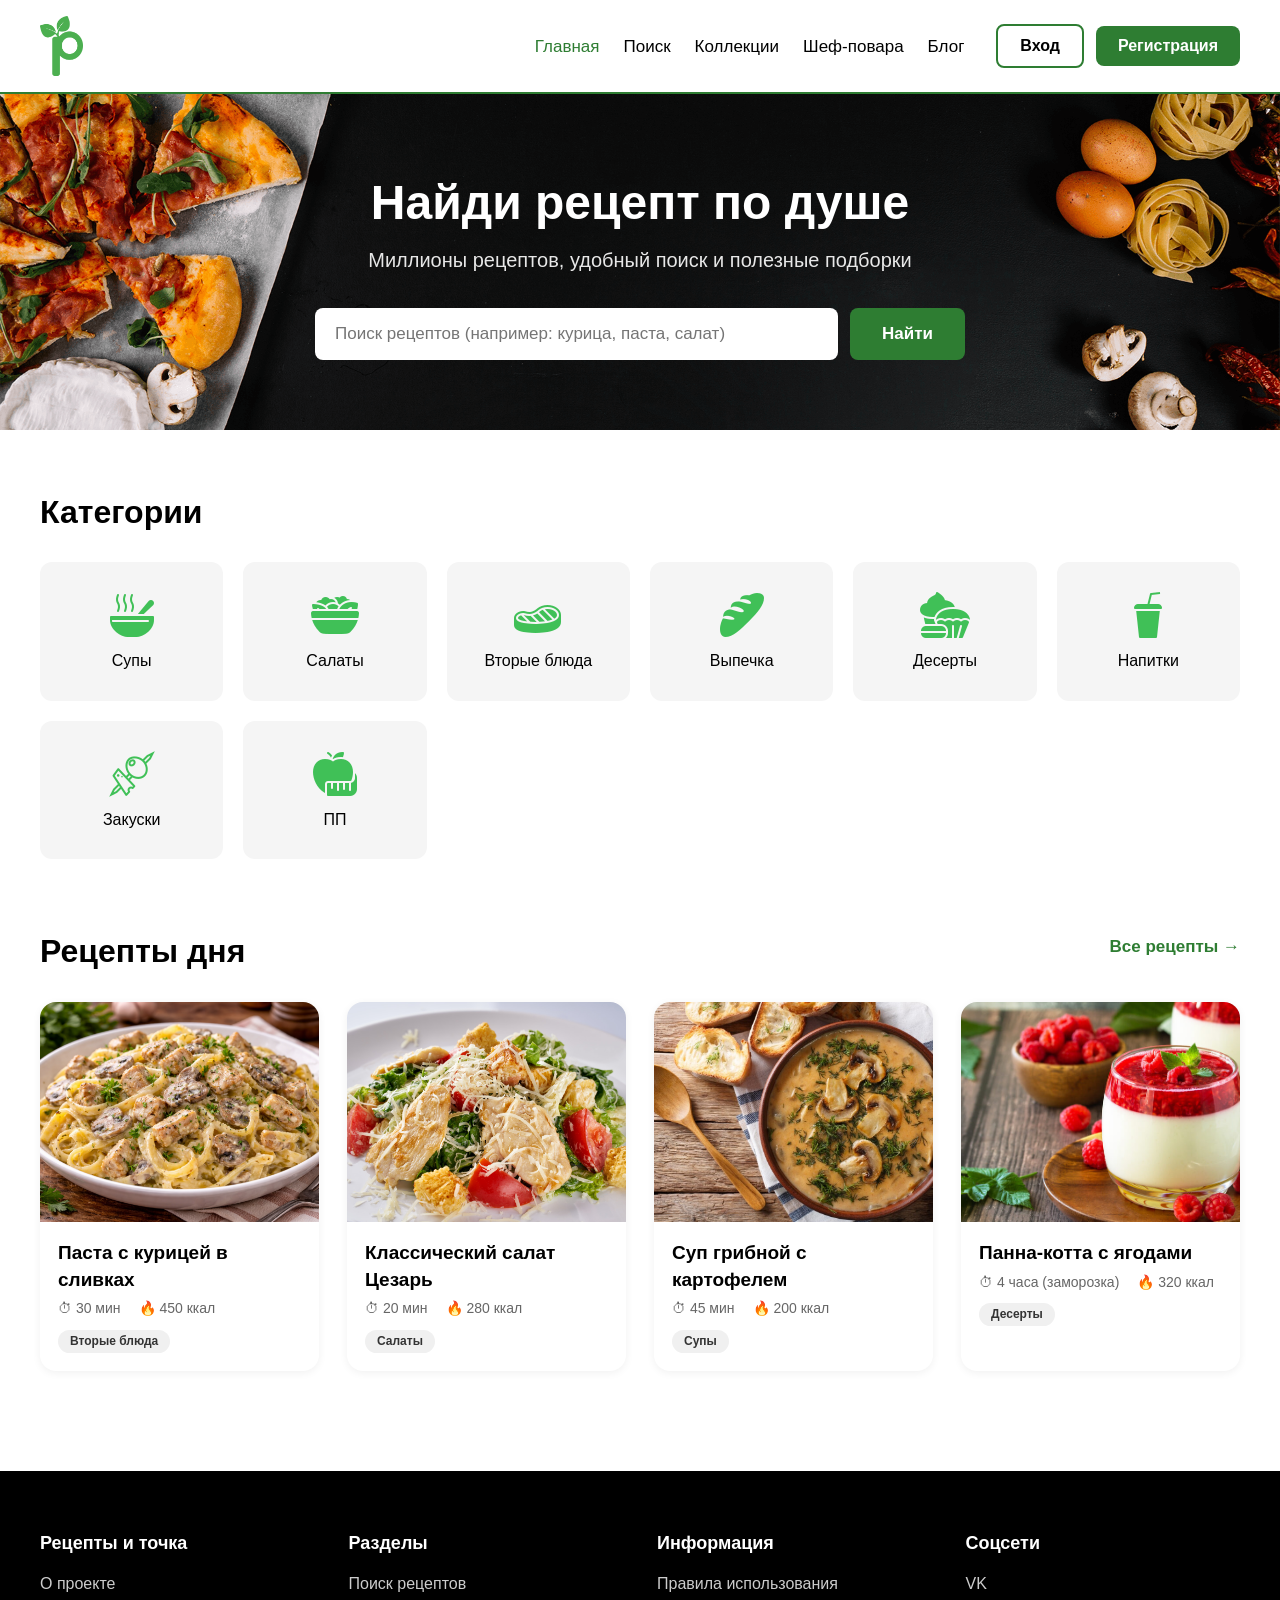
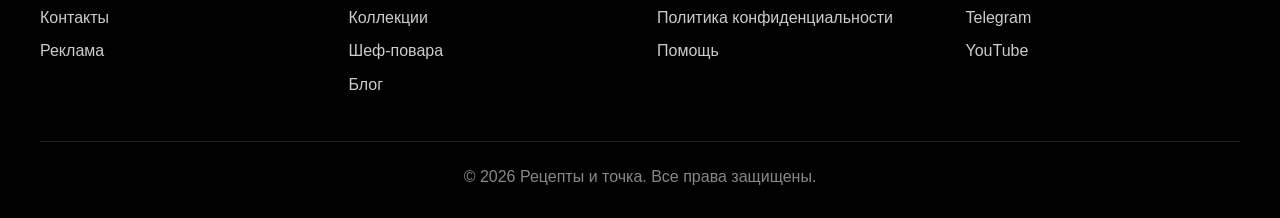
<file: index.html>
<!DOCTYPE html>
<html lang="ru">
<head>
    <meta charset="UTF-8">
    <meta name="viewport" content="width=device-width, initial-scale=1.0">
    <title>Рецепты и точка — Главная</title>
    <link rel="stylesheet" href="style.css">
    <link href="https://fonts.googleapis.com/css2?family=MuseoModerno:wght@300;400;500;600;700&display=swap" rel="stylesheet">
</head>
<body>

    <header class="header">
        <div class="container header-inner">
            <div class="logo">
                <a href="index.html">
                    <img src="Vector.png" alt="Логотип Рецепты и точка">
                </a>
            </div>
            <nav class="nav">
                <ul>
                    <li><a href="index.html" class="active">Главная</a></li>
                    <li><a href="search.html">Поиск</a></li>
                    <li><a href="collections.html">Коллекции</a></li>
                    <li><a href="chefs.html">Шеф-повара</a></li>
                    <li><a href="blog.html">Блог</a></li>
                </ul>
                <div class="auth-links">
                    <a href="auth.html" class="btn btn-outline">Вход</a>
                    <a href="auth.html" class="btn btn-primary">Регистрация</a>
                </div>
            </nav>
        </div>
    </header>

    <main>
        <section class="hero">
            <div class="container">
                <h1>Найди рецепт по душе</h1>
                <p class="subtitle" style="border: px;">Миллионы рецептов, удобный поиск и полезные подборки</p>
                <form class="hero-search" action="search.html">
                    <input type="text" placeholder="Поиск рецептов (например: курица, паста, салат)">
                    <button type="submit" class="btn-src">Найти</button>
                </form>
            </div>
        </section>

        <section class="categories">
            <div class="container">
                <div class="section-header">
                    <h2>Категории</h2>
                </div>
                <div class="categories-grid">
                    <a href="search.html?cat=soups" class="category-card">
                        <div class="category-icon"><img src="img/green-icon/icons8-суп-50.png" alt="" class="food-icon"></div>
                        <p>Супы</p>
                    </a>
                    <a href="search.html?cat=salads" class="category-card">
                        <div class="category-icon"><img src="img/green-icon/icons8-салат-50.png" alt="" class="food-icon"></div>
                        <p>Салаты</p>
                    </a>
                    <a href="search.html?cat=mains" class="category-card">
                        <div class="category-icon"><img src="img/green-icon/icons8-стейк-50.png" alt="" class="food-icon"></div>
                        <p>Вторые блюда</p>
                    </a>
                    <a href="search.html?cat=baking" class="category-card">
                        <div class="category-icon"><img src="img/green-icon/icons8-хлеб-50.png" alt="" class="food-icon"></div>
                        <p>Выпечка</p>
                    </a>
                    <a href="search.html?cat=desserts" class="category-card">
                        <div class="category-icon"><img src="img/green-icon/icons8-десерт-50.png" alt="" class="food-icon"></div>
                        <p>Десерты</p>
                    </a>
                    <a href="search.html?cat=drinks" class="category-card">
                        <div class="category-icon"><img src="img/green-icon/icons8-напиток-50.png" alt="" class="food-icon"></div>
                        <p>Напитки</p>
                    </a>
                    <a href="search.html?cat=snacks" class="category-card">
                        <div class="category-icon"><img src="img/green-icon/icons8-закуска-50.png" alt="" class="food-icon"></div>
                        <p>Закуски</p>
                    </a>
                    <a href="search.html?cat=pp" class="category-card">
                        <div class="category-icon"><img src="img/green-icon/icons8-здоровое-питание-50-зелен.png" alt="" class="food-icon"></div>
                        <p>ПП</p>
                    </a>
                </div>
            </div>
        </section>

        <section class="recipes-section">
            <div class="container">
                <div class="section-header">
                    <h2>Рецепты дня</h2>
                    <a href="search.html">Все рецепты →</a>
                </div>
                <div class="recipe-grid">
                    <div class="recipe-card">
                        <img src="img/lj6xyzZoa1kVViU2hleRwWggk3uBpcFZia9p0snW_1200.png" alt="Паста с курицей">
                        <div class="recipe-info">
                            <h3>Паста с курицей в сливках</h3>
                            <div class="meta">
                                <span>⏱ 30 мин</span>
                                <span>🔥 450 ккал</span>
                            </div>
                            <span class="recipe-tag">Вторые блюда</span>
                        </div>
                    </div>
                    <div class="recipe-card">
                        <img src="img/салат-цезарь-с-курицей.jpg" alt="Салат Цезарь">
                        <div class="recipe-info">
                            <h3>Классический салат Цезарь</h3>
                            <div class="meta">
                                <span>⏱ 20 мин</span>
                                <span>🔥 280 ккал</span>
                            </div>
                            <span class="recipe-tag">Салаты</span>
                        </div>
                    </div>
                    <div class="recipe-card">
                        <img src="img/25854-ed4_big_wide.jpg" alt="Суп грибной">
                        <div class="recipe-info">
                            <h3>Суп грибной с картофелем</h3>
                            <div class="meta">
                                <span>⏱ 45 мин</span>
                                <span>🔥 200 ккал</span>
                            </div>
                            <span class="recipe-tag">Супы</span>
                        </div>
                    </div>
                    <div class="recipe-card">
                        <img src="img/shutterstock_1774718039_1686318549-e1686318588438.jpg" alt="Панна-котта">
                        <div class="recipe-info">
                            <h3>Панна-котта с ягодами</h3>
                            <div class="meta">
                                <span>⏱ 4 часа (заморозка)</span>
                                <span>🔥 320 ккал</span>
                            </div>
                            <span class="recipe-tag">Десерты</span>
                        </div>
                    </div>
                </div>
            </div>
        </section>
    </main>

    <footer class="footer">
        <div class="container">
            <div class="footer-inner">
                <div class="footer-col">
                    <h4>Рецепты и точка</h4>
                    <ul>
                        <li><a href="#">О проекте</a></li>
                        <li><a href="#">Контакты</a></li>
                        <li><a href="#">Реклама</a></li>
                    </ul>
                </div>
                <div class="footer-col">
                    <h4>Разделы</h4>
                    <ul>
                        <li><a href="search.html">Поиск рецептов</a></li>
                        <li><a href="collections.html">Коллекции</a></li>
                        <li><a href="chefs.html">Шеф-повара</a></li>
                        <li><a href="blog.html">Блог</a></li>
                    </ul>
                </div>
                <div class="footer-col">
                    <h4>Информация</h4>
                    <ul>
                        <li><a href="#">Правила использования</a></li>
                        <li><a href="#">Политика конфиденциальности</a></li>
                        <li><a href="#">Помощь</a></li>
                    </ul>
                </div>
                <div class="footer-col">
                    <h4>Соцсети</h4>
                    <ul>
                        <li><a href="#">VK</a></li>
                        <li><a href="#">Telegram</a></li>
                        <li><a href="#">YouTube</a></li>
                    </ul>
                </div>
            </div>
            <div class="footer-bottom">
                &copy; 2026 Рецепты и точка. Все права защищены.
            </div>
        </div>
    </footer>

</body>
</html>
</file>
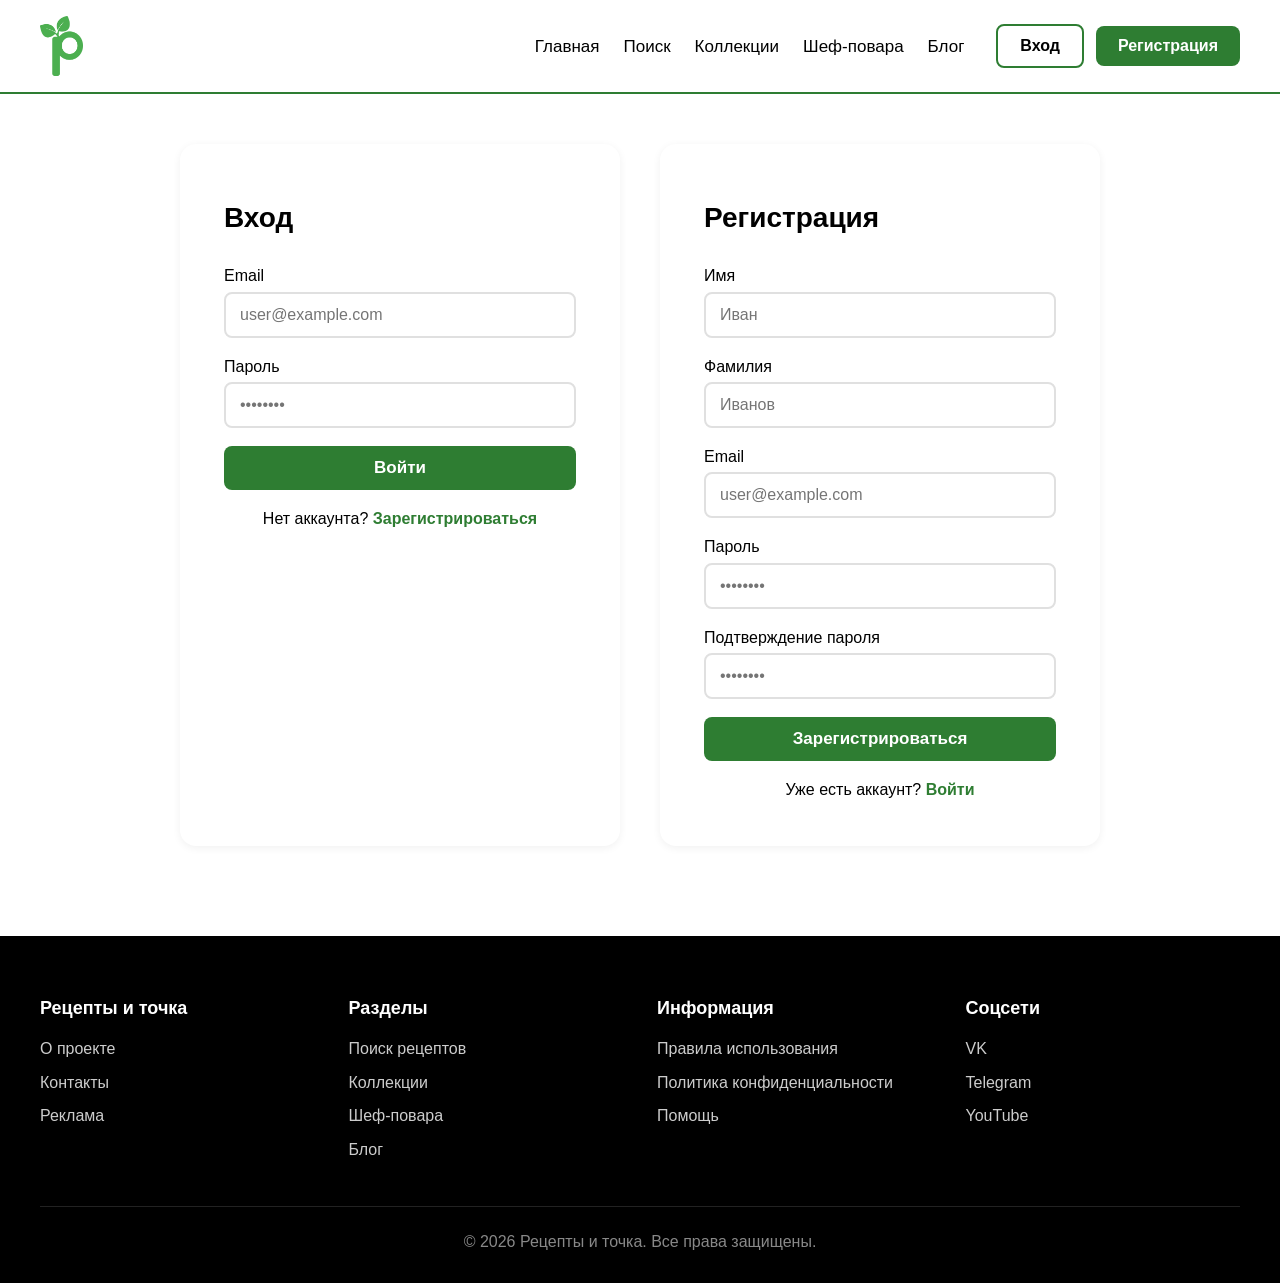
<file: auth.html>
<!DOCTYPE html>
<html lang="ru">
<head>
    <meta charset="UTF-8">
    <meta name="viewport" content="width=device-width, initial-scale=1.0">
    <title>Рецепты и точка — Вход / Регистрация</title>
    <link rel="stylesheet" href="style.css">
    <link href="https://fonts.googleapis.com/css2?family=MuseoModerno:wght@300;400;500;600;700&display=swap" rel="stylesheet">
</head>
<body>

    <header class="header">
        <div class="container header-inner">
            <div class="logo">
                <a href="index.html">
                    <img src="Vector.png" alt="Логотип Рецепты и точка">
                </a>
            </div>
            <nav class="nav">
                <ul>
                    <li><a href="index.html">Главная</a></li>
                    <li><a href="search.html">Поиск</a></li>
                    <li><a href="collections.html">Коллекции</a></li>
                    <li><a href="chefs.html">Шеф-повара</a></li>
                    <li><a href="blog.html">Блог</a></li>
                </ul>
                <div class="auth-links">
                    <a href="auth.html" class="btn btn-outline">Вход</a>
                    <a href="auth.html" class="btn btn-primary">Регистрация</a>
                </div>
            </nav>
        </div>
    </header>

    <main>
        <section class="auth-section">
            <div class="container">
                <div class="auth-wrapper">
                    <div class="auth-box">
                        <h2>Вход</h2>
                        <form>
                            <div class="form-group">
                                <label>Email</label>
                                <input type="email" placeholder="user@example.com">
                            </div>
                            <div class="form-group">
                                <label>Пароль</label>
                                <input type="password" placeholder="••••••••">
                            </div>
                            <button type="submit" class="btn btn-primary full-width">Войти</button>
                        </form>
                        <p class="auth-switch">Нет аккаунта? <a href="#register">Зарегистрироваться</a></p>
                    </div>
                    <div class="auth-box">
                        <h2>Регистрация</h2>
                        <form>
                            <div class="form-group">
                                <label>Имя</label>
                                <input type="text" placeholder="Иван">
                            </div>
                            <div class="form-group">
                                <label>Фамилия</label>
                                <input type="text" placeholder="Иванов">
                            </div>
                            <div class="form-group">
                                <label>Email</label>
                                <input type="email" placeholder="user@example.com">
                            </div>
                            <div class="form-group">
                                <label>Пароль</label>
                                <input type="password" placeholder="••••••••">
                            </div>
                            <div class="form-group">
                                <label>Подтверждение пароля</label>
                                <input type="password" placeholder="••••••••">
                            </div>
                            <button type="submit" class="btn btn-primary full-width">Зарегистрироваться</button>
                        </form>
                        <p class="auth-switch">Уже есть аккаунт? <a href="#login">Войти</a></p>
                    </div>
                </div>
            </div>
        </section>
    </main>

    <footer class="footer">
        <div class="container">
            <div class="footer-inner">
                <div class="footer-col">
                    <h4>Рецепты и точка</h4>
                    <ul>
                        <li><a href="#">О проекте</a></li>
                        <li><a href="#">Контакты</a></li>
                        <li><a href="#">Реклама</a></li>
                    </ul>
                </div>
                <div class="footer-col">
                    <h4>Разделы</h4>
                    <ul>
                        <li><a href="search.html">Поиск рецептов</a></li>
                        <li><a href="collections.html">Коллекции</a></li>
                        <li><a href="chefs.html">Шеф-повара</a></li>
                        <li><a href="blog.html">Блог</a></li>
                    </ul>
                </div>
                <div class="footer-col">
                    <h4>Информация</h4>
                    <ul>
                        <li><a href="#">Правила использования</a></li>
                        <li><a href="#">Политика конфиденциальности</a></li>
                        <li><a href="#">Помощь</a></li>
                    </ul>
                </div>
                <div class="footer-col">
                    <h4>Соцсети</h4>
                    <ul>
                        <li><a href="#">VK</a></li>
                        <li><a href="#">Telegram</a></li>
                        <li><a href="#">YouTube</a></li>
                    </ul>
                </div>
            </div>
            <div class="footer-bottom">
                &copy; 2026 Рецепты и точка. Все права защищены.
            </div>
        </div>
    </footer>

</body>
</html>
</file>
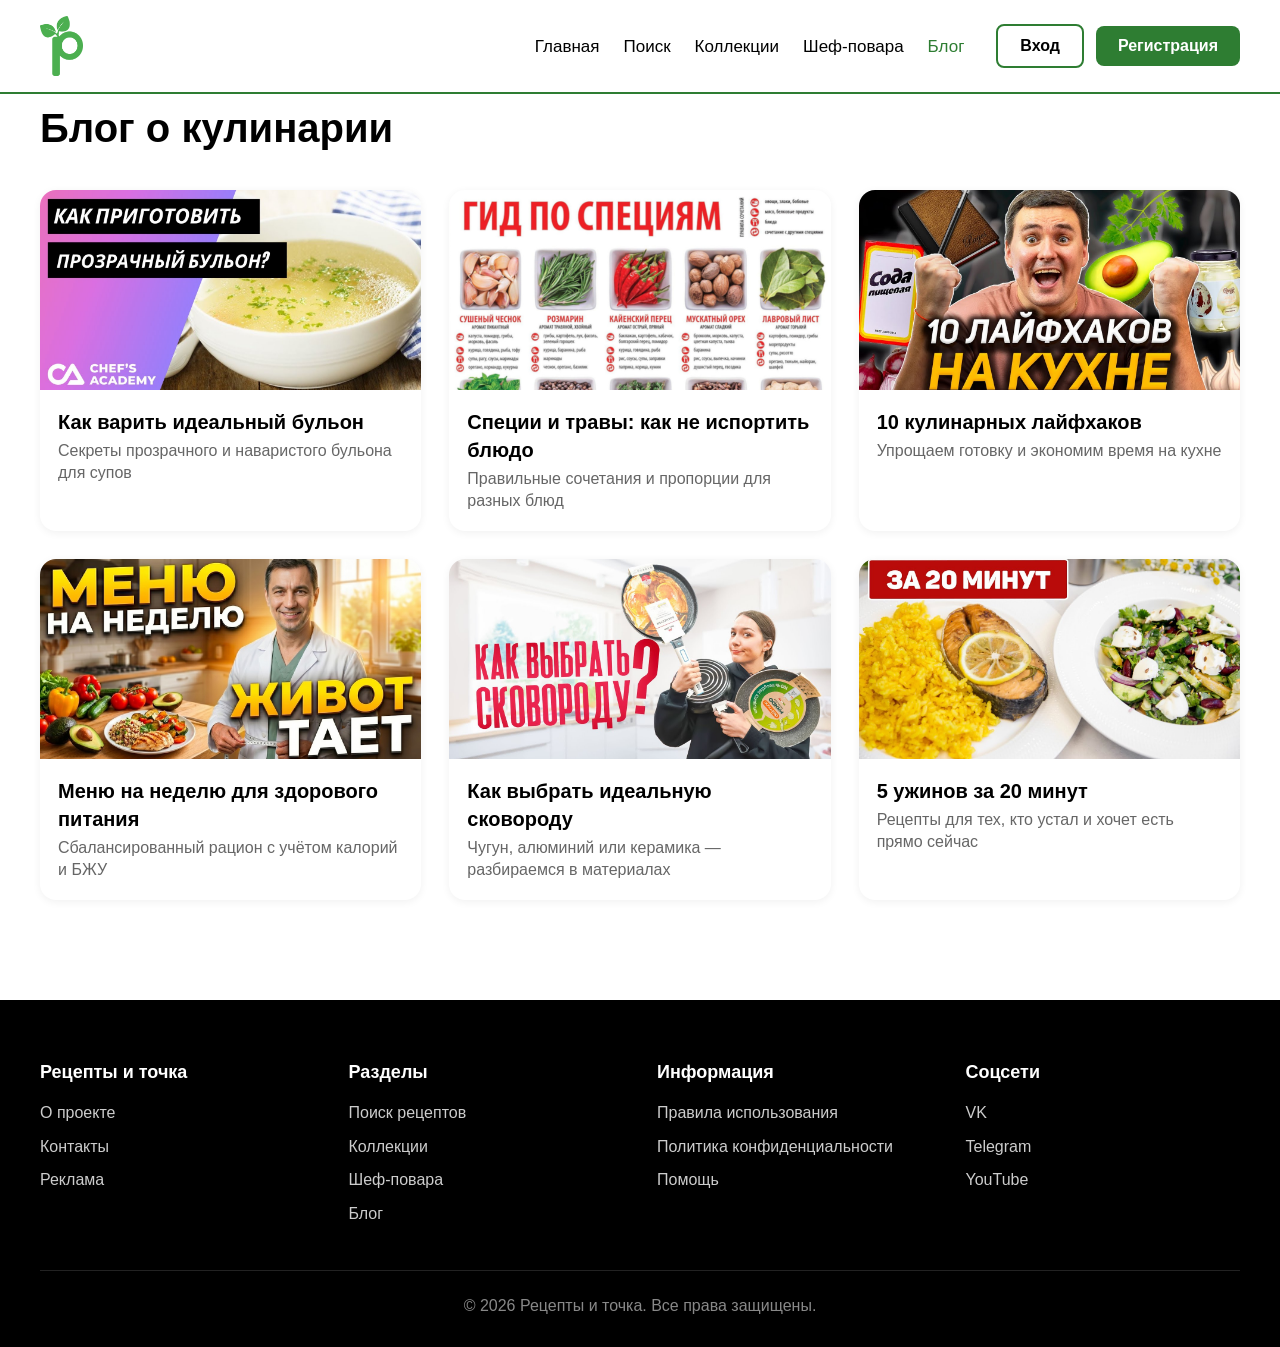
<file: blog.html>
<!DOCTYPE html>
<html lang="ru">
<head>
    <meta charset="UTF-8">
    <meta name="viewport" content="width=device-width, initial-scale=1.0">
    <title>Рецепты и точка — Блог</title>
    <link rel="stylesheet" href="style.css">
    <link href="https://fonts.googleapis.com/css2?family=MuseoModerno:wght@300;400;500;600;700&display=swap" rel="stylesheet">
</head>
<body>

    <header class="header">
        <div class="container header-inner">
            <div class="logo">
                <a href="index.html">
                    <img src="Vector.png" alt="Логотип Рецепты и точка">
                </a>
            </div>
            <nav class="nav">
                <ul>
                    <li><a href="index.html">Главная</a></li>
                    <li><a href="search.html">Поиск</a></li>
                    <li><a href="collections.html">Коллекции</a></li>
                    <li><a href="chefs.html">Шеф-повара</a></li>
                    <li><a href="blog.html" class="active">Блог</a></li>
                </ul>
                <div class="auth-links">
                    <a href="auth.html" class="btn btn-outline">Вход</a>
                    <a href="auth.html" class="btn btn-primary">Регистрация</a>
                </div>
            </nav>
        </div>
    </header>

    <main>
        <section class="blog-section">
            <div class="container">
                <div class="section-header">
                    <h1>Блог о кулинарии</h1>
                </div>
                <div class="blog-grid">
                    <div class="blog-card">
                        <img src="img/Как варить идеальный бульон.jpg" alt="Как варить бульон">
                        <h3>Как варить идеальный бульон</h3>
                        <p>Секреты прозрачного и наваристого бульона для супов</p>
                    </div>
                    <div class="blog-card">
                        <img src="img/Специи и травы как не испортить блюдо.jpg" alt="Советы по специям">
                        <h3>Специи и травы: как не испортить блюдо</h3>
                        <p>Правильные сочетания и пропорции для разных блюд</p>
                    </div>
                    <div class="blog-card">
                        <img src="img/10 кулинарных лайфхаков.jpg" alt="Кулинарные лайфхаки">
                        <h3>10 кулинарных лайфхаков</h3>
                        <p>Упрощаем готовку и экономим время на кухне</p>
                    </div>
                    <div class="blog-card">
                        <img src="img/Меню на неделю для здорового питания.jpg" alt="ПП меню">
                        <h3>Меню на неделю для здорового питания</h3>
                        <p>Сбалансированный рацион с учётом калорий и БЖУ</p>
                    </div>
                    <div class="blog-card">
                        <img src="img/Как выбрать идеальную сковороду.jpg" alt="Выбор сковороды">
                        <h3>Как выбрать идеальную сковороду</h3>
                        <p>Чугун, алюминий или керамика — разбираемся в материалах</p>
                    </div>
                    <div class="blog-card">
                        <img src="img/5 ужинов за 20 минут.jpg" alt="Быстрый ужин">
                        <h3>5 ужинов за 20 минут</h3>
                        <p>Рецепты для тех, кто устал и хочет есть прямо сейчас</p>
                    </div>
                </div>
            </div>
        </section>
    </main>

    <footer class="footer">
        <div class="container">
            <div class="footer-inner">
                <div class="footer-col">
                    <h4>Рецепты и точка</h4>
                    <ul>
                        <li><a href="#">О проекте</a></li>
                        <li><a href="#">Контакты</a></li>
                        <li><a href="#">Реклама</a></li>
                    </ul>
                </div>
                <div class="footer-col">
                    <h4>Разделы</h4>
                    <ul>
                        <li><a href="search.html">Поиск рецептов</a></li>
                        <li><a href="collections.html">Коллекции</a></li>
                        <li><a href="chefs.html">Шеф-повара</a></li>
                        <li><a href="blog.html">Блог</a></li>
                    </ul>
                </div>
                <div class="footer-col">
                    <h4>Информация</h4>
                    <ul>
                        <li><a href="#">Правила использования</a></li>
                        <li><a href="#">Политика конфиденциальности</a></li>
                        <li><a href="#">Помощь</a></li>
                    </ul>
                </div>
                <div class="footer-col">
                    <h4>Соцсети</h4>
                    <ul>
                        <li><a href="#">VK</a></li>
                        <li><a href="#">Telegram</a></li>
                        <li><a href="#">YouTube</a></li>
                    </ul>
                </div>
            </div>
            <div class="footer-bottom">
                &copy; 2026 Рецепты и точка. Все права защищены.
            </div>
        </div>
    </footer>

</body>
</html>
</file>
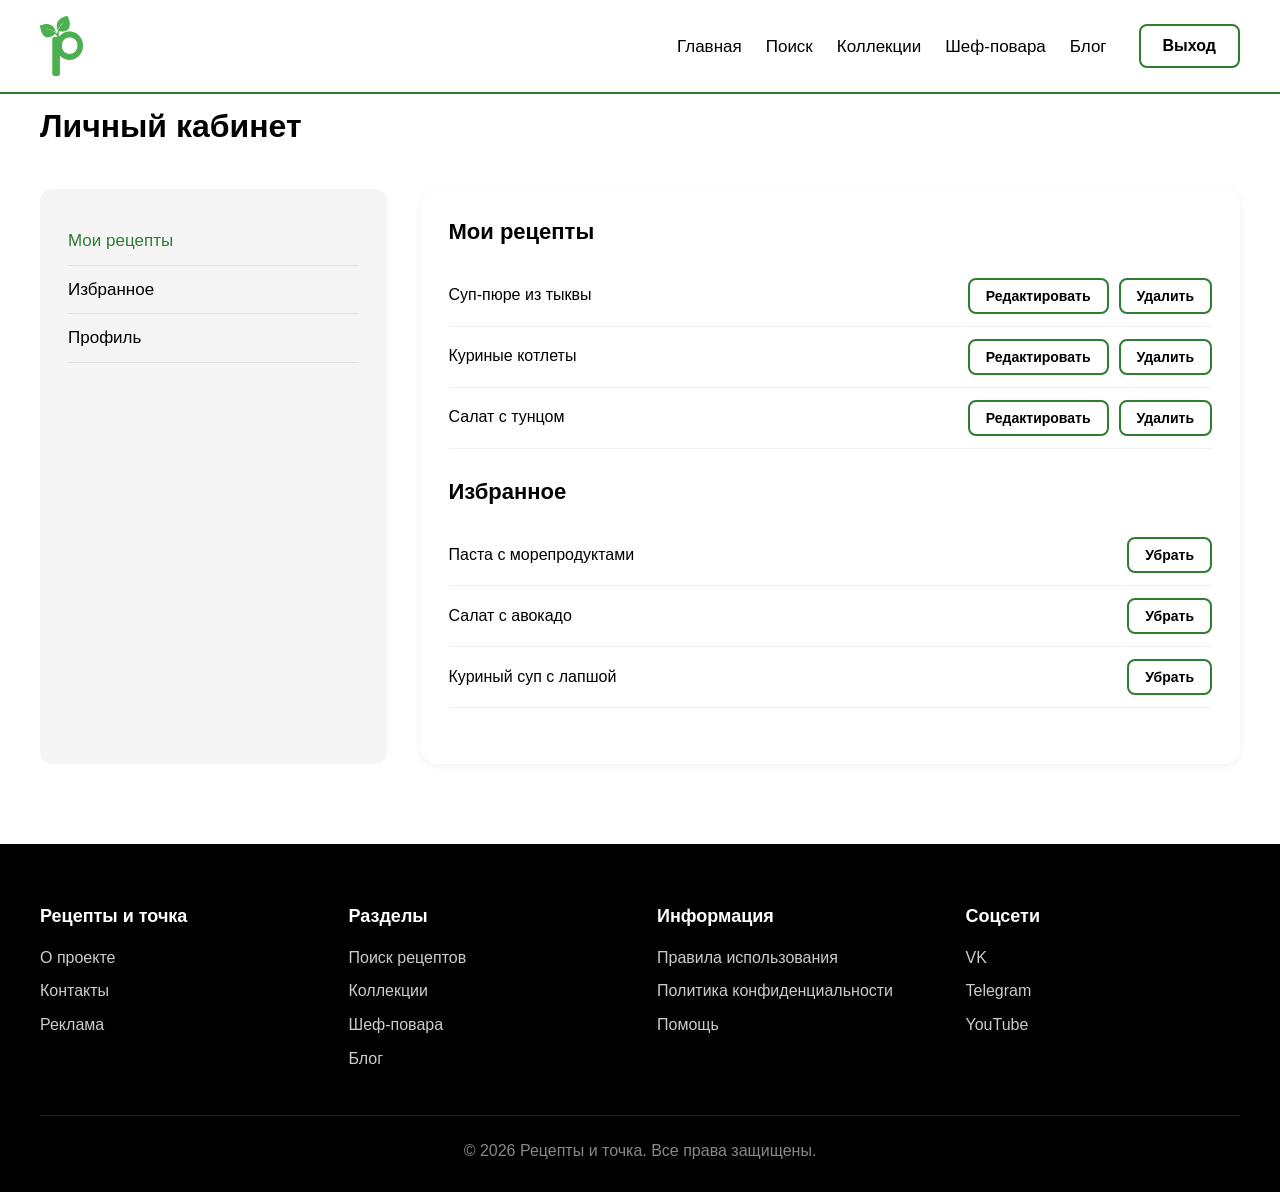
<file: cabinet.html>
<!DOCTYPE html>
<html lang="ru">
<head>
    <meta charset="UTF-8">
    <meta name="viewport" content="width=device-width, initial-scale=1.0">
    <title>Рецепты и точка — Личный кабинет</title>
    <link rel="stylesheet" href="style.css">
    <link href="https://fonts.googleapis.com/css2?family=MuseoModerno:wght@300;400;500;600;700&display=swap" rel="stylesheet">
</head>
<body>

    <header class="header">
        <div class="container header-inner">
            <div class="logo">
                <a href="index.html">
                    <img src="Vector.png" alt="Логотип Рецепты и точка">
                </a>
            </div>
            <nav class="nav">
                <ul>
                    <li><a href="index.html">Главная</a></li>
                    <li><a href="search.html">Поиск</a></li>
                    <li><a href="collections.html">Коллекции</a></li>
                    <li><a href="chefs.html">Шеф-повара</a></li>
                    <li><a href="blog.html">Блог</a></li>
                </ul>
                <div class="auth-links">
                    <a href="auth.html" class="btn btn-outline">Выход</a>
                </div>
            </nav>
        </div>
    </header>

    <main>
        <section class="cabinet-section">
            <div class="container">
                <div class="section-header">
                    <h2>Личный кабинет</h2>
                </div>
                <div class="cabinet-grid">
                    <div class="cabinet-sidebar">
                        <ul>
                            <li class="active"><a href="#">Мои рецепты</a></li>
                            <li><a href="#">Избранное</a></li>
                            <li><a href="#">Профиль</a></li>
                        </ul>
                    </div>
                    <div class="cabinet-content">
                        <h3>Мои рецепты</h3>
                        <div class="my-recipes-list">
                            <div class="my-recipe-item">
                                <span>Суп-пюре из тыквы</span>
                                <div class="actions">
                                    <button class="btn btn-outline small">Редактировать</button>
                                    <button class="btn btn-outline small">Удалить</button>
                                </div>
                            </div>
                            <div class="my-recipe-item">
                                <span>Куриные котлеты</span>
                                <div class="actions">
                                    <button class="btn btn-outline small">Редактировать</button>
                                    <button class="btn btn-outline small">Удалить</button>
                                </div>
                            </div>
                            <div class="my-recipe-item">
                                <span>Салат с тунцом</span>
                                <div class="actions">
                                    <button class="btn btn-outline small">Редактировать</button>
                                    <button class="btn btn-outline small">Удалить</button>
                                </div>
                            </div>
                        </div>
                        <h3>Избранное</h3>
                        <div class="favorites-list">
                            <div class="favorite-item">
                                <span>Паста с морепродуктами</span>
                                <button class="btn btn-outline small">Убрать</button>
                            </div>
                            <div class="favorite-item">
                                <span>Салат с авокадо</span>
                                <button class="btn btn-outline small">Убрать</button>
                            </div>
                            <div class="favorite-item">
                                <span>Куриный суп с лапшой</span>
                                <button class="btn btn-outline small">Убрать</button>
                            </div>
                        </div>
                    </div>
                </div>
            </div>
        </section>
    </main>

    <footer class="footer">
        <div class="container">
            <div class="footer-inner">
                <div class="footer-col">
                    <h4>Рецепты и точка</h4>
                    <ul>
                        <li><a href="#">О проекте</a></li>
                        <li><a href="#">Контакты</a></li>
                        <li><a href="#">Реклама</a></li>
                    </ul>
                </div>
                <div class="footer-col">
                    <h4>Разделы</h4>
                    <ul>
                        <li><a href="search.html">Поиск рецептов</a></li>
                        <li><a href="collections.html">Коллекции</a></li>
                        <li><a href="chefs.html">Шеф-повара</a></li>
                        <li><a href="blog.html">Блог</a></li>
                    </ul>
                </div>
                <div class="footer-col">
                    <h4>Информация</h4>
                    <ul>
                        <li><a href="#">Правила использования</a></li>
                        <li><a href="#">Политика конфиденциальности</a></li>
                        <li><a href="#">Помощь</a></li>
                    </ul>
                </div>
                <div class="footer-col">
                    <h4>Соцсети</h4>
                    <ul>
                        <li><a href="#">VK</a></li>
                        <li><a href="#">Telegram</a></li>
                        <li><a href="#">YouTube</a></li>
                    </ul>
                </div>
            </div>
            <div class="footer-bottom">
                &copy; 2026 Рецепты и точка. Все права защищены.
            </div>
        </div>
    </footer>

</body>
</html>
</file>
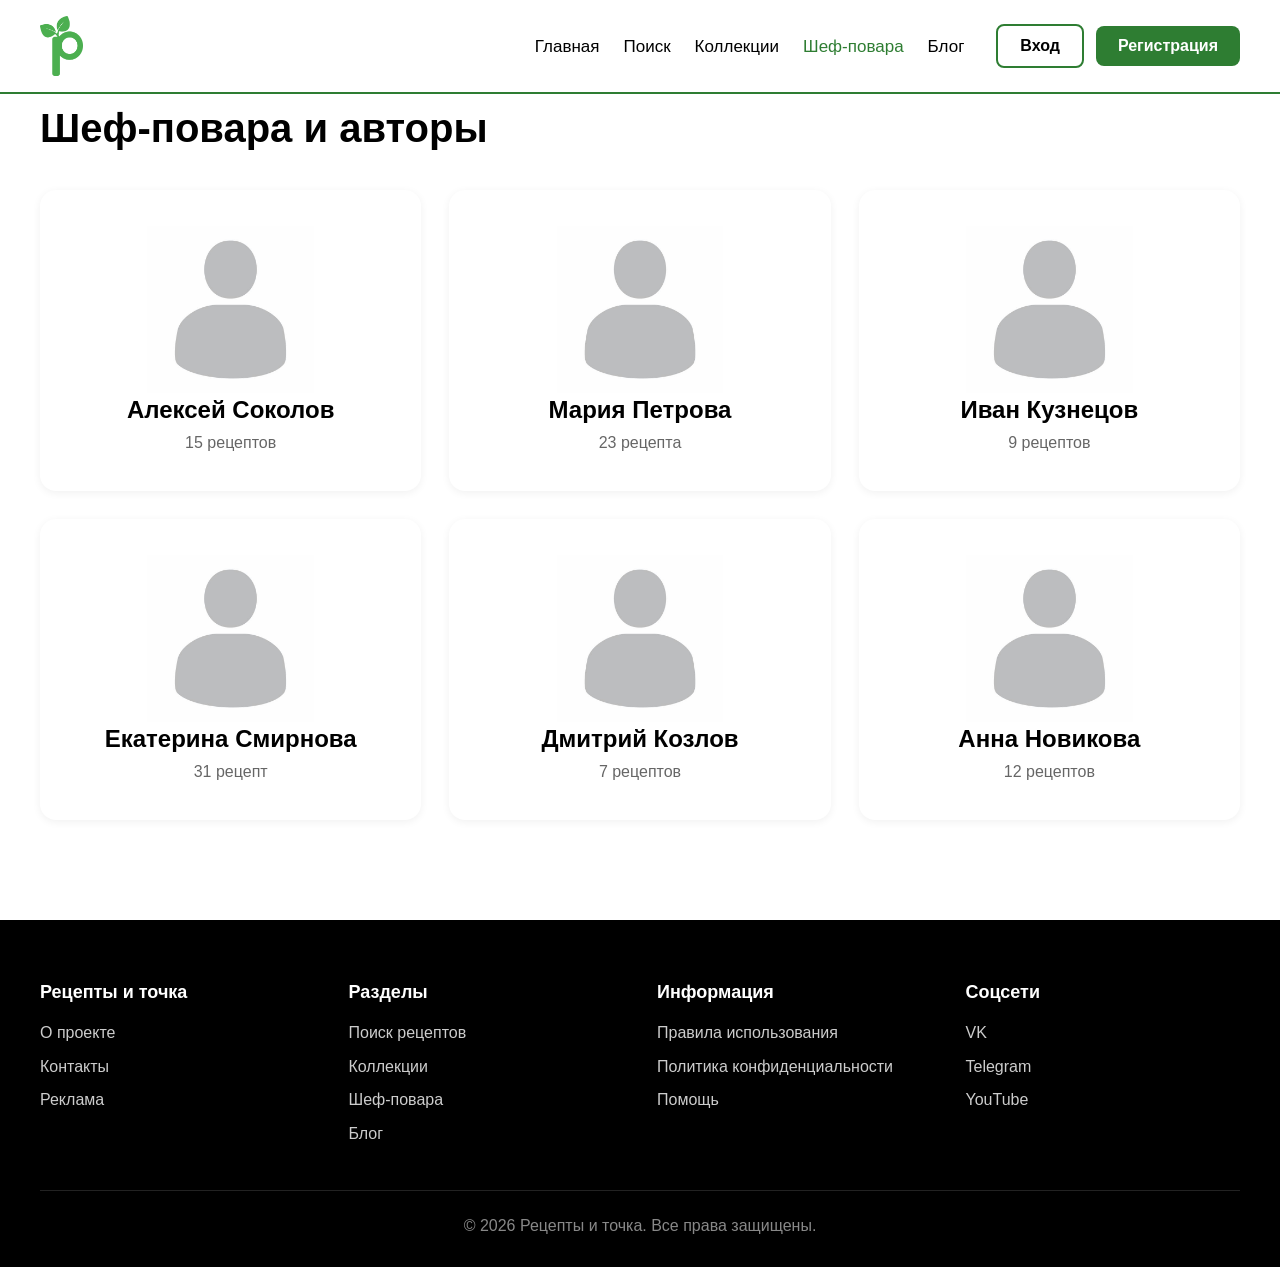
<file: chefs.html>
<!DOCTYPE html>
<html lang="ru">
<head>
    <meta charset="UTF-8">
    <meta name="viewport" content="width=device-width, initial-scale=1.0">
    <title>Рецепты и точка — Шеф-повара</title>
    <link rel="stylesheet" href="style.css">
    <link href="https://fonts.googleapis.com/css2?family=MuseoModerno:wght@300;400;500;600;700&display=swap" rel="stylesheet">
</head>
<body>

    <header class="header">
        <div class="container header-inner">
            <div class="logo">
                <a href="index.html">
                    <img src="Vector.png" alt="Логотип Рецепты и точка">
                </a>
            </div>
            <nav class="nav">
                <ul>
                    <li><a href="index.html">Главная</a></li>
                    <li><a href="search.html">Поиск</a></li>
                    <li><a href="collections.html">Коллекции</a></li>
                    <li><a href="chefs.html" class="active">Шеф-повара</a></li>
                    <li><a href="blog.html">Блог</a></li>
                </ul>
                <div class="auth-links">
                    <a href="auth.html" class="btn btn-outline">Вход</a>
                    <a href="auth.html" class="btn btn-primary">Регистрация</a>
                </div>
            </nav>
        </div>
    </header>

    <main>
        <section class="chefs-section">
            <div class="container">
                <div class="section-header">
                    <h1>Шеф-повара и авторы</h1>
                </div>
                <div class="chefs-grid">
                    <div class="chef-card">
                        <div class="photo"><img src="img/unknown.jpg" alt=""></div>
                        <h3>Алексей Соколов</h3>
                        <p>15 рецептов</p>
                    </div>
                    <div class="chef-card">
                        <div class="photo"><img src="img/unknown.jpg" alt=""></div>
                        <h3>Мария Петрова</h3>
                        <p>23 рецепта</p>
                    </div>
                    <div class="chef-card">
                        <div class="photo"><img src="img/unknown.jpg" alt=""></div>
                        <h3>Иван Кузнецов</h3>
                        <p>9 рецептов</p>
                    </div>
                    <div class="chef-card">
                        <div class="photo"><img src="img/unknown.jpg" alt=""></div>
                        <h3>Екатерина Смирнова</h3>
                        <p>31 рецепт</p>
                    </div>
                    <div class="chef-card">
                        <div class="photo"><img src="img/unknown.jpg" alt=""></div>
                        <h3>Дмитрий Козлов</h3>
                        <p>7 рецептов</p>
                    </div>
                    <div class="chef-card">
                        <div class="photo"><img src="img/unknown.jpg" alt=""></div>
                        <h3>Анна Новикова</h3>
                        <p>12 рецептов</p>
                    </div>
                </div>
            </div>
        </section>
    </main>

    <footer class="footer">
        <div class="container">
            <div class="footer-inner">
                <div class="footer-col">
                    <h4>Рецепты и точка</h4>
                    <ul>
                        <li><a href="#">О проекте</a></li>
                        <li><a href="#">Контакты</a></li>
                        <li><a href="#">Реклама</a></li>
                    </ul>
                </div>
                <div class="footer-col">
                    <h4>Разделы</h4>
                    <ul>
                        <li><a href="search.html">Поиск рецептов</a></li>
                        <li><a href="collections.html">Коллекции</a></li>
                        <li><a href="chefs.html">Шеф-повара</a></li>
                        <li><a href="blog.html">Блог</a></li>
                    </ul>
                </div>
                <div class="footer-col">
                    <h4>Информация</h4>
                    <ul>
                        <li><a href="#">Правила использования</a></li>
                        <li><a href="#">Политика конфиденциальности</a></li>
                        <li><a href="#">Помощь</a></li>
                    </ul>
                </div>
                <div class="footer-col">
                    <h4>Соцсети</h4>
                    <ul>
                        <li><a href="#">VK</a></li>
                        <li><a href="#">Telegram</a></li>
                        <li><a href="#">YouTube</a></li>
                    </ul>
                </div>
            </div>
            <div class="footer-bottom">
                &copy; 2026 Рецепты и точка. Все права защищены.
            </div>
        </div>
    </footer>

</body>
</html>
</file>
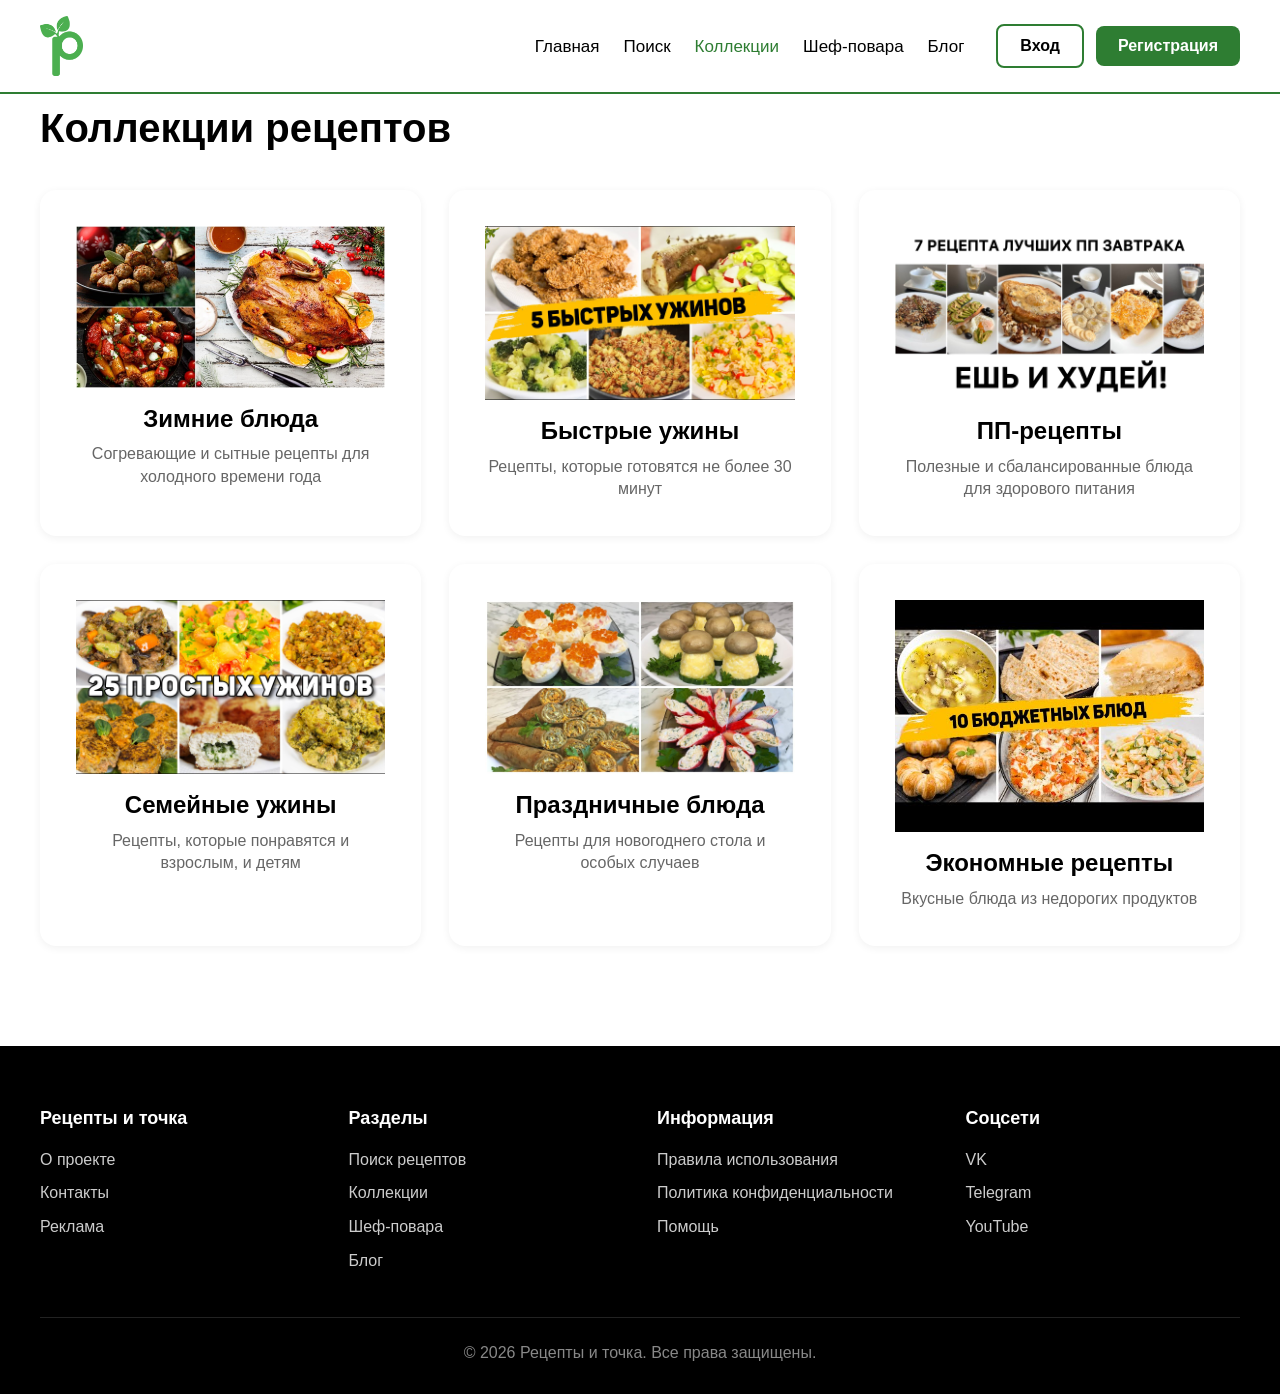
<file: collections.html>
<!DOCTYPE html>
<html lang="ru">
<head>
    <meta charset="UTF-8">
    <meta name="viewport" content="width=device-width, initial-scale=1.0">
    <title>Рецепты и точка — Коллекции</title>
    <link rel="stylesheet" href="style.css">
    <link href="https://fonts.googleapis.com/css2?family=MuseoModerno:wght@300;400;500;600;700&display=swap" rel="stylesheet">
</head>
<body>

    <header class="header">
        <div class="container header-inner">
            <div class="logo">
                <a href="index.html">
                    <img src="Vector.png" alt="Логотип Рецепты и точка">
                </a>
            </div>
            <nav class="nav">
                <ul>
                    <li><a href="index.html">Главная</a></li>
                    <li><a href="search.html">Поиск</a></li>
                    <li><a href="collections.html" class="active">Коллекции</a></li>
                    <li><a href="chefs.html">Шеф-повара</a></li>
                    <li><a href="blog.html">Блог</a></li>
                </ul>
                <div class="auth-links">
                    <a href="auth.html" class="btn btn-outline">Вход</a>
                    <a href="auth.html" class="btn btn-primary">Регистрация</a>
                </div>
            </nav>
        </div>
    </header>

    <main>
        <section class="collections-section">
            <div class="container">
                <div class="section-header">
                    <h1>Коллекции рецептов</h1>
                </div>
                <div class="collections-grid">
                    <a href="search.html?collection=winter" class="collection-card">
                        <div class="icon"><img src="img/зимние блюда.jpg" alt="" class="food-icon"></div>
                        <h3>Зимние блюда</h3>
                        <p>Согревающие и сытные рецепты для холодного времени года</p>
                    </a>
                    <a href="search.html?collection=fast" class="collection-card">
                        <div class="icon"><img src="img/5ужинов.jpg" alt="" class="food-icon"></div>
                        <h3>Быстрые ужины</h3>
                        <p>Рецепты, которые готовятся не более 30 минут</p>
                    </a>
                    <a href="search.html?collection=pp" class="collection-card">
                        <div class="icon"><img src="img/ппменю.jpg" alt="" class="food-icon"></div>
                        <h3>ПП-рецепты</h3>
                        <p>Полезные и сбалансированные блюда для здорового питания</p>
                    </a>
                    <a href="search.html?collection=family" class="collection-card">
                        <div class="icon"><img src="img/семейные.jpg" alt="" class="food-icon"></div>
                        <h3>Семейные ужины</h3>
                        <p>Рецепты, которые понравятся и взрослым, и детям</p>
                    </a>
                    <a href="search.html?collection=holiday" class="collection-card">
                        <div class="icon"><img src="img/праздник.jpg" alt="" class="food-icon"></div>
                        <h3>Праздничные блюда</h3>
                        <p>Рецепты для новогоднего стола и особых случаев</p>
                    </a>
                    <a href="search.html?collection=economy" class="collection-card">
                        <div class="icon"><img src="img/бюджет.jpg" alt="" class="food-icon"></div>
                        <h3>Экономные рецепты</h3>
                        <p>Вкусные блюда из недорогих продуктов</p>
                    </a>
                </div>
            </div>
        </section>
    </main>

    <footer class="footer">
        <div class="container">
            <div class="footer-inner">
                <div class="footer-col">
                    <h4>Рецепты и точка</h4>
                    <ul>
                        <li><a href="#">О проекте</a></li>
                        <li><a href="#">Контакты</a></li>
                        <li><a href="#">Реклама</a></li>
                    </ul>
                </div>
                <div class="footer-col">
                    <h4>Разделы</h4>
                    <ul>
                        <li><a href="search.html">Поиск рецептов</a></li>
                        <li><a href="collections.html">Коллекции</a></li>
                        <li><a href="chefs.html">Шеф-повара</a></li>
                        <li><a href="blog.html">Блог</a></li>
                    </ul>
                </div>
                <div class="footer-col">
                    <h4>Информация</h4>
                    <ul>
                        <li><a href="#">Правила использования</a></li>
                        <li><a href="#">Политика конфиденциальности</a></li>
                        <li><a href="#">Помощь</a></li>
                    </ul>
                </div>
                <div class="footer-col">
                    <h4>Соцсети</h4>
                    <ul>
                        <li><a href="#">VK</a></li>
                        <li><a href="#">Telegram</a></li>
                        <li><a href="#">YouTube</a></li>
                    </ul>
                </div>
            </div>
            <div class="footer-bottom">
                &copy; 2026 Рецепты и точка. Все права защищены.
            </div>
        </div>
    </footer>

</body>
</html>
</file>
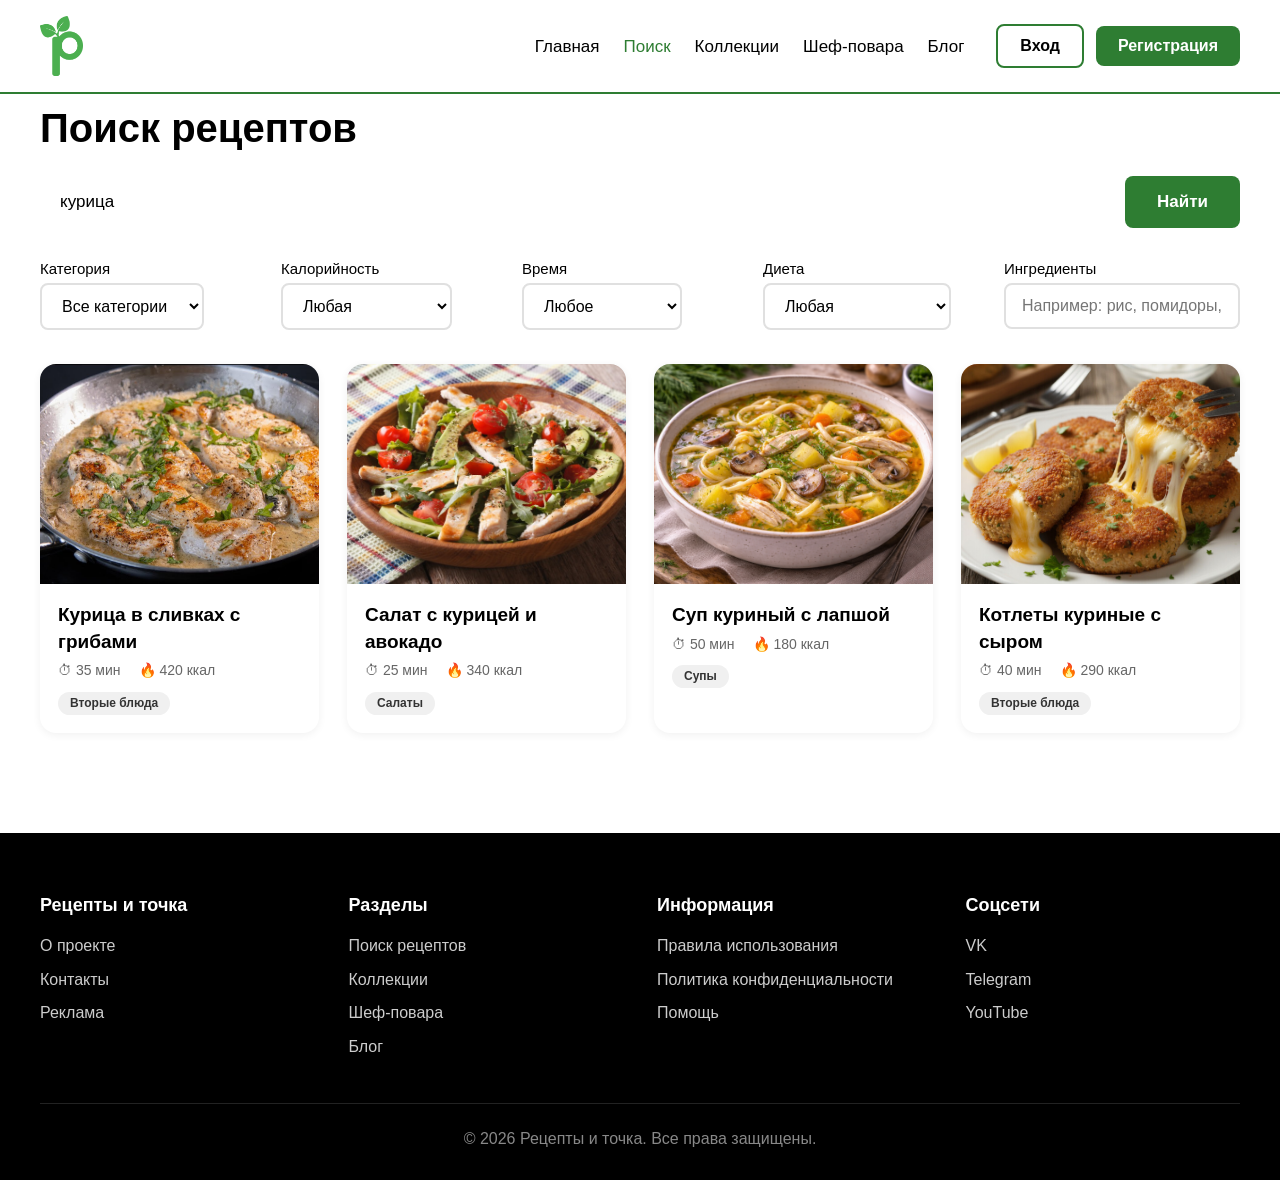
<file: search.html>
<!DOCTYPE html>
<html lang="ru">
<head>
    <meta charset="UTF-8">
    <meta name="viewport" content="width=device-width, initial-scale=1.0">
    <title>Рецепты и точка — Поиск</title>
    <link rel="stylesheet" href="style.css">
    <link href="https://fonts.googleapis.com/css2?family=MuseoModerno:wght@300;400;500;600;700&display=swap" rel="stylesheet">
</head>
<body>

    <header class="header">
        <div class="container header-inner">
            <div class="logo">
                <a href="index.html">
                    <img src="Vector.png" alt="Логотип Рецепты и точка">
                </a>
            </div>
            <nav class="nav">
                <ul>
                    <li><a href="index.html">Главная</a></li>
                    <li><a href="search.html" class="active">Поиск</a></li>
                    <li><a href="collections.html">Коллекции</a></li>
                    <li><a href="chefs.html">Шеф-повара</a></li>
                    <li><a href="blog.html">Блог</a></li>
                </ul>
                <div class="auth-links">
                    <a href="auth.html" class="btn btn-outline">Вход</a>
                    <a href="auth.html" class="btn btn-primary">Регистрация</a>
                </div>
            </nav>
        </div>
    </header>

    <main>
        <section class="search-page-header">
            <div class="container">
                <h1>Поиск рецептов</h1>
                <form class="hero-search" action="search.html">
                    <input type="text" placeholder="Поиск рецептов (например: курица, паста, салат)" value="курица">
                    <button type="submit">Найти</button>
                </form>
            </div>
        </section>

        <section class="search-filters-section">
            <div class="container">
                <div class="search-filters">
                    <div class="filter-group">
                        <label>Категория</label>
                        <select>
                            <option>Все категории</option>
                            <option>Супы</option>
                            <option>Салаты</option>
                            <option>Вторые блюда</option>
                            <option>Десерты</option>
                        </select>
                    </div>
                    <div class="filter-group">
                        <label>Калорийность</label>
                        <select>
                            <option>Любая</option>
                            <option>До 300 ккал</option>
                            <option>300–600 ккал</option>
                            <option>Более 600 ккал</option>
                        </select>
                    </div>
                    <div class="filter-group">
                        <label>Время</label>
                        <select>
                            <option>Любое</option>
                            <option>До 30 мин</option>
                            <option>30–60 мин</option>
                            <option>Более 60 мин</option>
                        </select>
                    </div>
                    <div class="filter-group">
                        <label>Диета</label>
                        <select>
                            <option>Любая</option>
                            <option>Низкокалорийная</option>
                            <option>Вегетарианская</option>
                            <option>Безглютеновая</option>
                        </select>
                    </div>
                    <div class="filter-group full-width">
                        <label>Ингредиенты</label>
                        <input type="text" placeholder="Например: рис, помидоры, сливки">
                    </div>
                </div>

                <div class="recipe-grid">
                    <div class="recipe-card">
                        <img src="img/maxresdefault.jpg" alt="Курица в сливках">
                        <div class="recipe-info">
                            <h3>Курица в сливках с грибами</h3>
                            <div class="meta">
                                <span>⏱ 35 мин</span>
                                <span>🔥 420 ккал</span>
                            </div>
                            <span class="recipe-tag">Вторые блюда</span>
                        </div>
                    </div>
                    <div class="recipe-card">
                        <img src="img/Салат с курицей и авокадо.jpg" alt="Салат с курицей">
                        <div class="recipe-info">
                            <h3>Салат с курицей и авокадо</h3>
                            <div class="meta">
                                <span>⏱ 25 мин</span>
                                <span>🔥 340 ккал</span>
                            </div>
                            <span class="recipe-tag">Салаты</span>
                        </div>
                    </div>
                    <div class="recipe-card">
                        <img src="img/Суп куриный с лапшой.png" alt="Суп куриный">
                        <div class="recipe-info">
                            <h3>Суп куриный с лапшой</h3>
                            <div class="meta">
                                <span>⏱ 50 мин</span>
                                <span>🔥 180 ккал</span>
                            </div>
                            <span class="recipe-tag">Супы</span>
                        </div>
                    </div>
                    <div class="recipe-card">
                        <img src="img/Котлеты куриные с сыром.jpg" alt="Котлеты куриные">
                        <div class="recipe-info">
                            <h3>Котлеты куриные с сыром</h3>
                            <div class="meta">
                                <span>⏱ 40 мин</span>
                                <span>🔥 290 ккал</span>
                            </div>
                            <span class="recipe-tag">Вторые блюда</span>
                        </div>
                    </div>
                </div>
            </div>
        </section>
    </main>

    <footer class="footer">
        <div class="container">
            <div class="footer-inner">
                <div class="footer-col">
                    <h4>Рецепты и точка</h4>
                    <ul>
                        <li><a href="#">О проекте</a></li>
                        <li><a href="#">Контакты</a></li>
                        <li><a href="#">Реклама</a></li>
                    </ul>
                </div>
                <div class="footer-col">
                    <h4>Разделы</h4>
                    <ul>
                        <li><a href="search.html">Поиск рецептов</a></li>
                        <li><a href="collections.html">Коллекции</a></li>
                        <li><a href="chefs.html">Шеф-повара</a></li>
                        <li><a href="blog.html">Блог</a></li>
                    </ul>
                </div>
                <div class="footer-col">
                    <h4>Информация</h4>
                    <ul>
                        <li><a href="#">Правила использования</a></li>
                        <li><a href="#">Политика конфиденциальности</a></li>
                        <li><a href="#">Помощь</a></li>
                    </ul>
                </div>
                <div class="footer-col">
                    <h4>Соцсети</h4>
                    <ul>
                        <li><a href="#">VK</a></li>
                        <li><a href="#">Telegram</a></li>
                        <li><a href="#">YouTube</a></li>
                    </ul>
                </div>
            </div>
            <div class="footer-bottom">
                &copy; 2026 Рецепты и точка. Все права защищены.
            </div>
        </div>
    </footer>

</body>
</html>
</file>
<file: style.css>
/* ===== RESET & BASE ===== */
* {
    margin: 0;
    padding: 0;
    box-sizing: border-box;
}

body {
    font-family: Museo Sans Cyrl, -apple-system, BlinkMacSystemFont, Segoe UI, Roboto, Oxygen, Ubuntu, Cantarell, Fira Sans, Droid Sans, Helvetica Neue, sans-serif;
    background-color: #FFFFFF;
    color: #000000;
    line-height: 1.4;
}

.container {
    max-width: 1240px;
    margin: 0 auto;
    padding: 0 20px;
}

a {
    text-decoration: none;
    color: inherit;
}

ul {
    list-style: none;
}

img {
    max-width: 100%;
    display: block;
}

/* ===== TYPOGRAPHY ===== */
h1, h2, h3 {
    font-weight: 700;
    color: #000000;
}

h1 {
    font-size: 40px;
    line-height: 1.2;
    margin-bottom: 10px;
    margin-top: 10px;
}

h2 {
    font-size: 32px;
    margin-bottom: 24px;
    margin-top: 10px;
}

h3 {
    font-size: 24px;
}

p, li, label, input, select, button {
    font-size: 17px;
    font-weight: 400;
}

/* ===== HEADER ===== */
.header {
    background-color: #FFFFFF;
    border-bottom: 2px solid #2E7D32;
    padding: 16px 0;
    position: sticky;
    top: 0;
    z-index: 100;
}

.header-inner {
    display: flex;
    justify-content: space-between;
    align-items: center; /* Самая важная строка - выравнивает по центру */
}

.logo {
    display: flex;
    align-items: center;
}

.logo img {
    height: 60px;
    width: auto;
    display: block;
}

.nav {
    display: flex;
    align-items: center; /* Выравнивает кнопки и ссылки по центру */
    gap: 32px;
}

.nav ul {
    display: flex;
    align-items: center; /* Выравнивает текст внутри списка по центру */
    gap: 24px;
    margin: 0;
    padding: 0;
    list-style: none;
}

.nav ul li {
    display: flex;
    align-items: center;
}

.nav ul li a {
    display: flex;
    align-items: center; /* Фикс для самого текста ссылок */
    font-weight: 500;
    font-size: 17px;
    color: #000000;
    text-decoration: none;
    transition: color 0.3s;
    line-height: 1; /* Убирает лишние отступы по высоте */
}

.nav ul li a:hover,
.nav ul li a.active {
    color: #2E7D32;
}

.auth-links {
    display: flex;
    align-items: center; /* Выравнивание кнопок */
    gap: 12px;
}

.auth-links .btn {
    padding: 10px 22px;
    font-size: 16px;
    line-height: 1.2;
    display: flex;
    align-items: center;
}
/* ===== BUTTONS ===== */
.btn {
    display: inline-block;
    padding: 12px 28px;
    border-radius: 8px;
    font-weight: 600;
    font-size: 17px;
    text-align: center;
    cursor: pointer;
    transition: background 0.3s, color 0.3s;
    border: none;
}

.btn-primary {
    background-color: #2E7D32;
    color: #FFFFFF;
}

.btn-primary:hover {
    background-color: #1F5A24;
}

.btn-outline {
    background-color: transparent;
    border: 2px solid #2E7D32;
    color: #000000;
}

.btn-outline:hover {
    background-color: #2E7D32;
    color: #FFFFFF;
}

.btn-outline-white {
    background-color: transparent;
    border: 2px solid #FFFFFF;
    color: #FFFFFF;
}

.btn-outline-white:hover {
    background-color: #FFFFFF;
    color: #2E7D32;
}

.btn.small {
    padding: 8px 16px;
    font-size: 14px;
}

.full-width {
    width: 100%;
}

/* ===== HERO ===== */
.hero {
    background-image: url('img/hero-1.png');
    background-size: cover;
    background-position: center;
    padding: 70px 0;
    text-align: center;
    margin-bottom: 50px;
}

.hero h1 {
    color: #FFFFFF;
    font-size: 48px;
    margin-bottom: 14px;
}

.hero .subtitle {
    color: #FFFFFF;
    font-size: 20px;
    margin-bottom: 34px;
    opacity: 0.9;
}

.hero-search {
    max-width: 650px;
    margin: 0 auto;
    display: flex;
    gap: 12px;
    border: #000000 1px;
}

.hero-search input {
    flex: 1;
    padding: 16px 20px;
    border: none;
    border-radius: 8px;
    font-size: 17px;
    outline: none;
    border: #000000 1px;
}

.hero-search button {
    padding: 16px 32px;
    background-color: #2E7D32;
    color: #FFFFFF;
    border: none;
    border-radius: 8px;
    font-weight: 600;
    font-size: 17px;
    cursor: pointer;
    transition: background 0.3s;
}

.hero-search button:hover {
    background-color: #1F1F1F;
}

/* ===== CATEGORIES ===== */
.categories {
    margin-bottom: 60px;
}

.categories-grid {
    display: grid;
    grid-template-columns: repeat(auto-fit, minmax(160px, 1fr));
    gap: 20px;
}

.category-card {
    background-color: #F5F5F5;
    border-radius: 12px;
    padding: 28px 12px;
    text-align: center;
    transition: transform 0.2s, box-shadow 0.2s;
    cursor: pointer;
}

.category-card:hover {
    transform: translateY(-4px);
    box-shadow: 0 4px 12px rgba(0,0,0,0.08);
}

.category-icon {
    font-size: 42px;
    margin-bottom: 10px;
}

.food-icon {
    margin: auto;
}

.category-card p {
    font-weight: 500;
    font-size: 16px;
}

/* ===== RECIPE GRID ===== */
.section-header {
    display: flex;
    justify-content: space-between;
    align-items: center;
    margin-bottom: 28px;
}

.section-header h2 {
    margin-bottom: 0;
}

.section-header a {
    color: #2E7D32;
    font-weight: 600;
    font-size: 17px;
}

.recipe-grid {
    display: grid;
    grid-template-columns: repeat(4, 1fr);
    gap: 28px;
    margin-bottom: 60px;
}

.recipe-card {
    background-color: #FFFFFF;
    border-radius: 16px;
    overflow: hidden;
    box-shadow: 0 2px 8px rgba(0,0,0,0.06);
    transition: transform 0.2s, box-shadow 0.2s;
}

.recipe-card:hover {
    transform: translateY(-6px);
    box-shadow: 0 8px 24px rgba(0,0,0,0.1);
}

.recipe-card img {
    width: 100%;
    height: 220px;
    object-fit: cover;
}

.recipe-info {
    padding: 18px;
}

.recipe-info h3 {
    font-size: 19px;
    margin-bottom: 6px;
}

.recipe-info .meta {
    display: flex;
    gap: 18px;
    font-size: 14px;
    color: #666;
    margin-bottom: 10px;
}

.recipe-info .meta span {
    display: flex;
    align-items: center;
    gap: 4px;
}

.recipe-tag {
    display: inline-block;
    background-color: #F0F0F0;
    color: #333;
    font-size: 12px;
    font-weight: 600;
    padding: 3px 12px;
    border-radius: 12px;
}

/* ===== SEARCH PAGE ===== */
.search-page-header {
    padding: 0px 0 30px;
}

.search-page-header h1 {
    margin-bottom: 24px;
}

.search-page-header .hero-search {
    max-width: 100%;
}

.search-filters {
    display: flex;
    flex-wrap: wrap;
    gap: 14px;
    margin-bottom: 34px;
}

.search-filters select,
.search-filters input {
    padding: 12px 16px;
    border: 2px solid #E0E0E0;
    border-radius: 8px;
    font-size: 16px;
    background-color: #FFFFFF;
    flex: 1;
    min-width: 160px;
}

.search-filters .filter-group {
    flex: 1 1 180px;
}

.search-filters .filter-group label {
    display: block;
    font-weight: 500;
    font-size: 15px;
    margin-bottom: 4px;
}

/* ===== COLLECTIONS ===== */
.collections-grid {
    display: grid;
    grid-template-columns: repeat(3, 1fr);
    gap: 28px;
    margin-bottom: 60px;
}

.collection-card {
    background-color: #FFFFFF;
    border-radius: 16px;
    padding: 36px;
    text-align: center;
    box-shadow: 0 2px 8px rgba(0,0,0,0.06);
    transition: transform 0.2s, box-shadow 0.2s;
}

.collection-card:hover {
    transform: translateY(-4px);
    box-shadow: 0 4px 12px rgba(0,0,0,0.1);
}

.collection-card .icon {
    font-size: 52px;
    margin-bottom: 14px;
}

.collection-card h3 {
    margin-bottom: 8px;
}

.collection-card p {
    color: #666;
    font-size: 16px;
}

/* ===== CHEFS ===== */
.chefs-grid {
    display: grid;
    grid-template-columns: repeat(3, 1fr);
    gap: 28px;
    margin-bottom: 60px;
}

.chef-card {
    background-color: #FFFFFF;
    border-radius: 16px;
    padding: 36px;
    text-align: center;
    box-shadow: 0 2px 8px rgba(0,0,0,0.06);
    transition: transform 0.2s, box-shadow 0.2s;
}

.chef-card:hover {
    transform: translateY(-4px);
    box-shadow: 0 4px 12px rgba(0,0,0,0.1);
}

.chef-card .photo {
    font-size: 30px;
    margin-bottom: 12px;
    width: 10ch;
    margin: auto;
}

.chef-card h3 {
    margin-bottom: 6px;
}

.chef-card p {
    color: #666;
    font-size: 16px;
}

/* ===== BLOG ===== */
.blog-grid {
    display: grid;
    grid-template-columns: repeat(3, 1fr);
    gap: 28px;
    margin-bottom: 60px;
}

.blog-card {
    background-color: #FFFFFF;
    border-radius: 16px;
    overflow: hidden;
    box-shadow: 0 2px 8px rgba(0,0,0,0.06);
    transition: transform 0.2s, box-shadow 0.2s;
}

.blog-card:hover {
    transform: translateY(-4px);
    box-shadow: 0 4px 12px rgba(0,0,0,0.1);
}

.blog-card img {
    width: 100%;
    height: 200px;
    object-fit: cover;
}

.blog-card h3 {
    padding: 18px 18px 4px;
    font-size: 20px;
}

.blog-card p {
    padding: 0 18px 18px;
    color: #666;
    font-size: 16px;
}

/* ===== AUTH ===== */
.auth-wrapper {
    display: flex;
    gap: 40px;
    justify-content: center;
    flex-wrap: wrap;
    margin: 50px 0;
}

.auth-box {
    background-color: #FFFFFF;
    border-radius: 16px;
    padding: 44px;
    flex: 1 1 340px;
    max-width: 440px;
    box-shadow: 0 2px 8px rgba(0,0,0,0.06);
}

.auth-box h2 {
    margin-bottom: 28px;
    font-size: 28px;
}

.form-group {
    margin-bottom: 18px;
}

.form-group label {
    display: block;
    font-weight: 500;
    font-size: 16px;
    margin-bottom: 4px;
}

.form-group input {
    width: 100%;
    padding: 12px 14px;
    border: 2px solid #E0E0E0;
    border-radius: 8px;
    font-size: 16px;
}

.auth-switch {
    margin-top: 18px;
    font-size: 16px;
    text-align: center;
}

.auth-switch a {
    color: #2E7D32;
    font-weight: 600;
}

/* ===== CABINET ===== */
.cabinet-grid {
    display: flex;
    gap: 34px;
    flex-wrap: wrap;
    margin: 40px 0;
}

.cabinet-sidebar {
    flex: 1 1 220px;
    background-color: #F5F5F5;
    border-radius: 12px;
    padding: 28px;
}

.cabinet-sidebar ul li {
    padding: 12px 0;
    border-bottom: 1px solid #E0E0E0;
}

.cabinet-sidebar ul li a {
    display: block;
    font-weight: 500;
    font-size: 17px;
}

.cabinet-sidebar ul li.active a,
.cabinet-sidebar ul li a:hover {
    color: #2E7D32;
}

.cabinet-content {
    flex: 3 1 440px;
    background-color: #FFFFFF;
    border-radius: 16px;
    padding: 28px;
    box-shadow: 0 2px 8px rgba(0,0,0,0.06);
}

.cabinet-content h3 {
    margin-bottom: 18px;
    font-size: 22px;
}

.my-recipes-list,
.favorites-list {
    margin-bottom: 28px;
}

.my-recipe-item,
.favorite-item {
    display: flex;
    justify-content: space-between;
    align-items: center;
    padding: 12px 0;
    border-bottom: 1px solid #F0F0F0;
}

.my-recipe-item .actions {
    display: flex;
    gap: 10px;
}

/* ===== FOOTER ===== */
html, body {
    height: 100%;
}

body {
    display: flex;
    flex-direction: column;
}

main {
    flex: 1 0 auto; /* ЭТА СТРОКА ПРИЖИМАЕТ ФУТЕР К НИЗУ */
}

.footer {
    background-color: #000000;
    color: #FFFFFF;
    padding: 60px 0 30px;
    margin-top: 40px; /* можно оставить, но если будет мешать, замени на margin-top: auto */
    flex-shrink: 0;
}

.footer-inner {
    display: grid;
    grid-template-columns: repeat(4, 1fr);
    gap: 34px;
}

.footer-col h4 {
    color: #FFFFFF;
    font-size: 18px;
    margin-bottom: 16px;
}

.footer-col ul li {
    margin-bottom: 10px;
}

.footer-col ul li a {
    color: #CCCCCC;
    font-size: 16px;
    transition: color 0.3s;
}

.footer-col ul li a:hover {
    color: #FFFFFF;
}

.footer-bottom {
    margin-top: 34px;
    padding-top: 24px;
    border-top: 1px solid #222;
    text-align: center;
    font-size: 16px;
    color: #888;
}

/* ===== RESPONSIVE ===== */
@media (max-width: 992px) {
    .recipe-grid {
        grid-template-columns: repeat(3, 1fr);
    }
    .collections-grid,
    .chefs-grid,
    .blog-grid {
        grid-template-columns: repeat(2, 1fr);
    }
    .footer-inner {
        grid-template-columns: repeat(2, 1fr);
    }
}

@media (max-width: 768px) {
    .header-inner {
        flex-wrap: wrap;
        gap: 12px;
    }
    .logo img {
        height: 50px;
    }
    .nav {
        flex-wrap: wrap;
        justify-content: flex-end;
    }
    .nav ul {
        flex-wrap: wrap;
        gap: 14px;
    }
    .auth-links {
        flex-wrap: wrap;
    }
    .hero h1 {
        font-size: 36px;
    }
    .hero-search {
        flex-direction: column;
    }
    .recipe-grid {
        grid-template-columns: repeat(2, 1fr);
    }
    .collections-grid,
    .chefs-grid,
    .blog-grid {
        grid-template-columns: 1fr;
    }
    .auth-wrapper {
        flex-direction: column;
        align-items: center;
    }
    .cabinet-grid {
        flex-direction: column;
    }
    .footer-inner {
        grid-template-columns: 1fr;
    }
}

@media (max-width: 480px) {
    .recipe-grid {
        grid-template-columns: 1fr;
    }
    .hero h1 {
        font-size: 30px;
    }
    .search-filters select,
    .search-filters input {
        min-width: 100%;
    }
}
</file>
